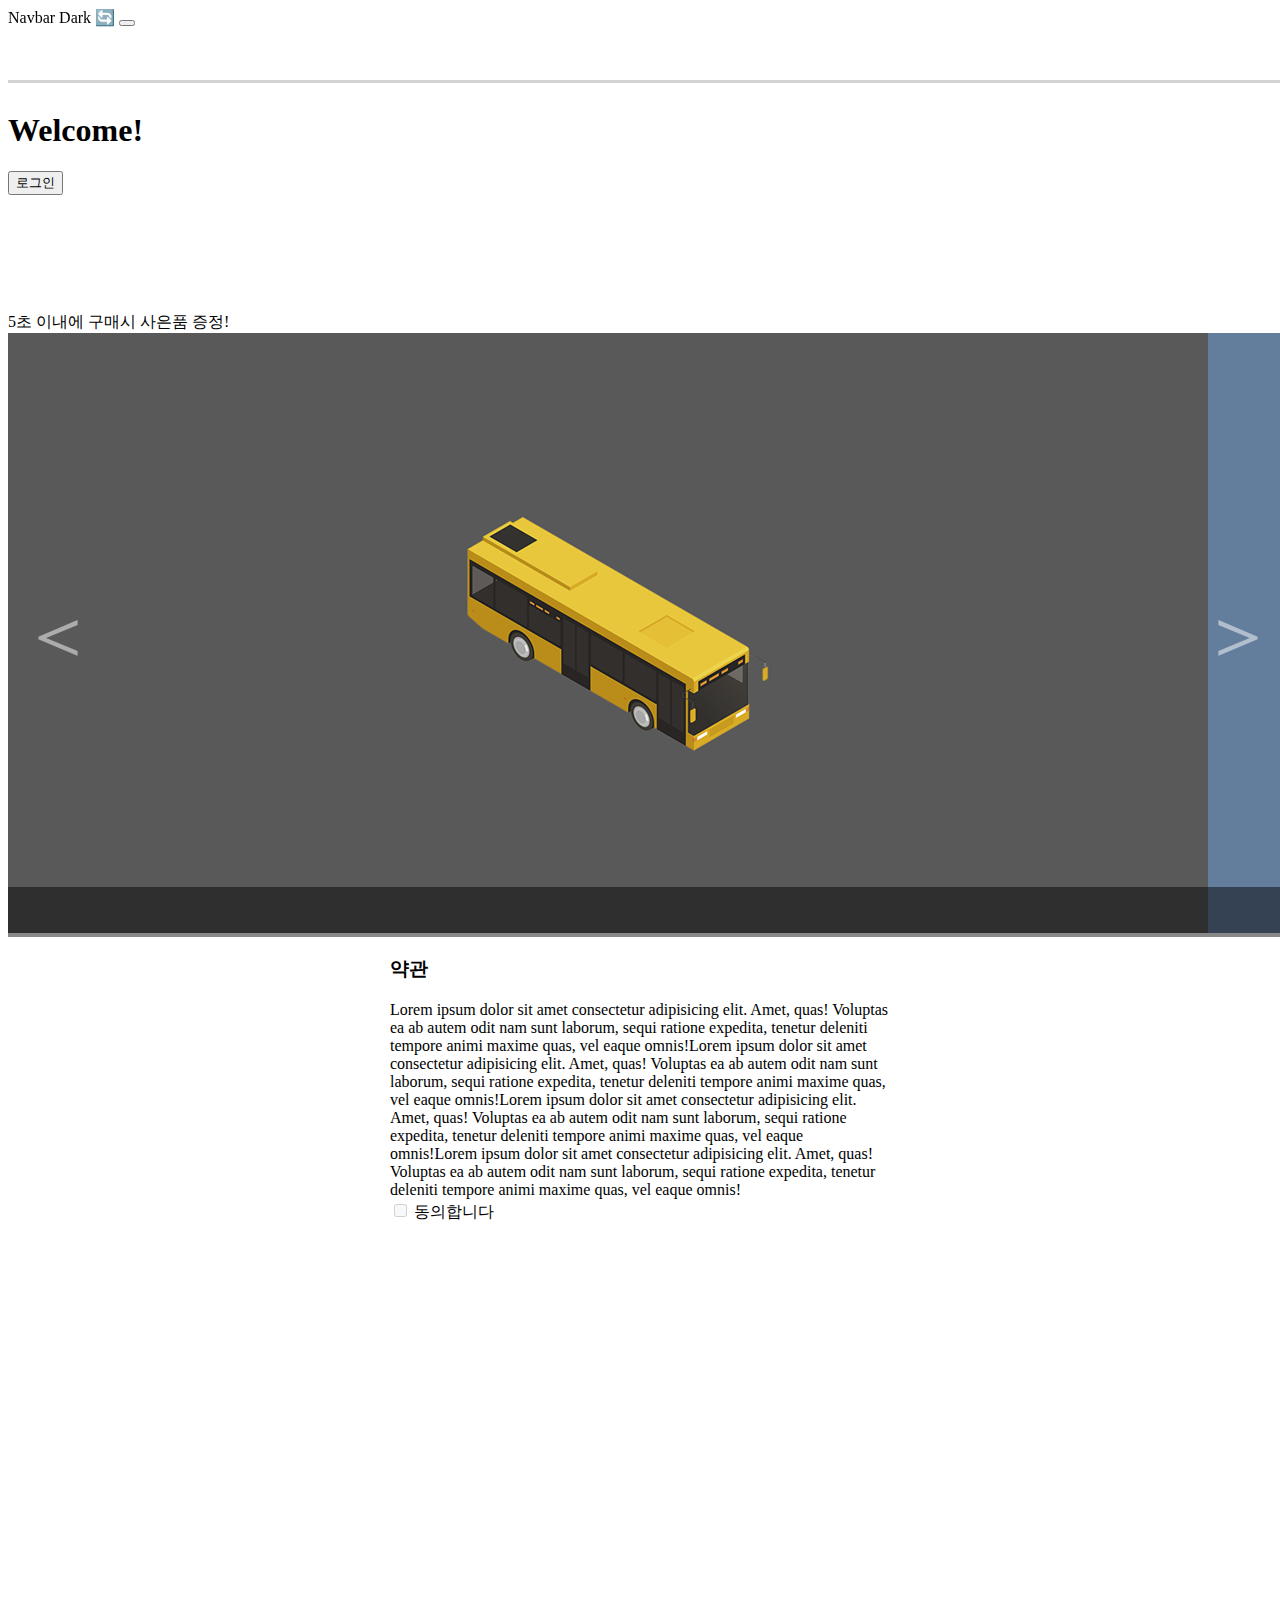
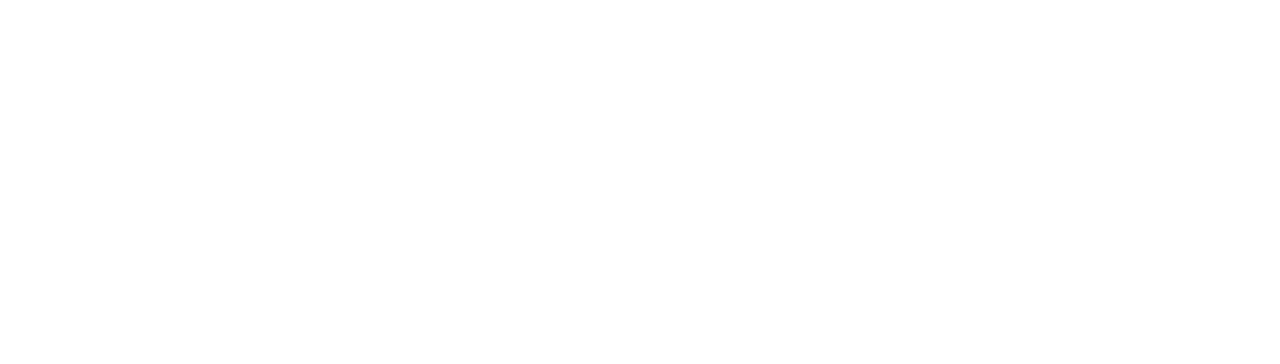
<file: practice/index.html>
<!DOCTYPE html>
<html>
  <head>
    <meta charset="utf-8" />
    <title>Document</title>
    <!-- Bootstrap -->
    <link
      href="https://cdn.jsdelivr.net/npm/bootstrap@5.3.0/dist/css/bootstrap.min.css"
      rel="stylesheet"
      integrity="sha384-9ndCyUaIbzAi2FUVXJi0CjmCapSmO7SnpJef0486qhLnuZ2cdeRhO02iuK6FUUVM"
      crossorigin="anonymous"
    />
    <link href="./styles/main.css" rel="stylesheet" />

    <!-- JQuery -->
    <script
      src="https://code.jquery.com/jquery-3.7.0.min.js"
      integrity="sha256-2Pmvv0kuTBOenSvLm6bvfBSSHrUJ+3A7x6P5Ebd07/g="
      crossorigin="anonymous"
    ></script>
  </head>
  <body>
    <div id="modal" class="black-bg">
      <div class="white-bg">
        <h4>로그인</h4>

        <form action="success.html">
          <div class="my-3">
            <input name="email" type="text" class="form-control" />
          </div>
          <div class="my-3">
            <input name="pw" type="password" class="form-control" />
          </div>
          <div class="row">
            <div class="col"></div>

            <div class="col-auto">
              <button type="submit" class="btn btn-primary" id="submit">
                로그인
              </button>
              <button type="button" class="btn btn-danger" id="close">
                닫기
              </button>
            </div>
          </div>
        </form>
      </div>
    </div>

    <nav class="navbar bg-light">
      <div class="container min-vw-100">
        <span class="navbar-brand">Navbar</span>
        <span class="badge bg-dark" style="cursor: pointer; user-select: none">
          Dark 🔄
        </span>
        <button class="navbar-toggler" type="button">
          <span class="navbar-toggler-icon"></span>
        </button>
      </div>
    </nav>
    <progress class="scroll-progress"></progress>

    <ul class="list-group">
      <li class="list-group-item">An item</li>
      <li class="list-group-item">A second item</li>
      <li class="list-group-item">A third item</li>
      <li class="list-group-item">A fourth item</li>
      <li class="list-group-item">And a fifth one</li>
    </ul>

    <main>
      <div class="w-100 p-5 bg-dark-subtle" style="height: 200px">
        <h1>Welcome!</h1>
        <button id="open-modal" class="btn btn-primary">로그인</button>
      </div>

      <div id="alert" class="alert alert-danger">
        5초 이내에 구매시 사은품 증정!
      </div>

      <div class="carousel">
        <div class="carousel-inner">
          <div class="item">
            <img src="./resources/car1.png" draggable="false" />
          </div>
          <div class="item">
            <img src="./resources/car2.png" draggable="false" />
          </div>
          <div class="item">
            <img src="./resources/car3.png" draggable="false" />
          </div>
          <div class="item">
            <img src="./resources/car1.png" draggable="false" />
          </div>
          <div class="item">
            <img src="./resources/car2.png" draggable="false" />
          </div>
          <div class="item">
            <img src="./resources/car3.png" draggable="false" />
          </div>
        </div>
        <div class="carousel-prev">＜</div>
        <div class="carousel-next">＞</div>
        <div class="carousel-control"></div>
      </div>

      <div style="margin: auto; width: 500px; height: 1000px">
        <h3 class="text-center">약관</h3>
        <div id="rule" style="height: 200px; overflow: auto">
          Lorem ipsum dolor sit amet consectetur adipisicing elit. Amet, quas!
          Voluptas ea ab autem odit nam sunt laborum, sequi ratione expedita,
          tenetur deleniti tempore animi maxime quas, vel eaque omnis!Lorem
          ipsum dolor sit amet consectetur adipisicing elit. Amet, quas!
          Voluptas ea ab autem odit nam sunt laborum, sequi ratione expedita,
          tenetur deleniti tempore animi maxime quas, vel eaque omnis!Lorem
          ipsum dolor sit amet consectetur adipisicing elit. Amet, quas!
          Voluptas ea ab autem odit nam sunt laborum, sequi ratione expedita,
          tenetur deleniti tempore animi maxime quas, vel eaque omnis!Lorem
          ipsum dolor sit amet consectetur adipisicing elit. Amet, quas!
          Voluptas ea ab autem odit nam sunt laborum, sequi ratione expedita,
          tenetur deleniti tempore animi maxime quas, vel eaque omnis!
        </div>
        <input id="consent" type="checkbox" disabled />
        <label for="consent">동의합니다</label>
      </div>
    </main>

    <script>
      $(".navbar-brand").html("Navigation bar");
      //JQuery is applied to all elements selected by the selector
      $(".list-group-item").css("backgroundColor", "#fcfcfc");

      $(".navbar-toggler").on("click", () => {
        $(".list-group").toggleClass("list-expanded");
      });

      $(".badge").on("click", function () {
        this.darkMode = !(this.darkMode ?? false);
        $(".badge").text((this.darkMode ? "Light" : "Dark") + " 🔄");
      });

      $("#open-modal").on("click", () => $("#modal").addClass("show"));
      $("form").on("submit", (e) => {
        const email = $("input[name=email]").val(),
          pw = $("input[name=pw]").val();

        try {
          if (!email.length || !pw.length) throw "입력값이 없습니다.";

          if (!/\S+@\S+\.\S+/.test(email)) throw "이메일 형식이 필요합니다.";

          if (pw.length < 6) throw "비밀번호가 너무 짧습니다.";

          if (!/[A-Z]/.test(pw))
            throw "비밀번호에는 영어 대문자가 1글자 이상 포함되어야 합니다.";
        } catch (err) {
          alert(err);
          e.preventDefault();
        }
      });
      $("#close").on("click", closeModal);
      $(".black-bg").on("click", function (e) {
        e.stopPropagation();

        // e.currentTarget 대신 this도 가능.
        // 단, 콜백을 화살표 함수로 넘겨준 경우 안 됨(함수 자체의 this 없음)
        if (!$(e.target).is($(e.currentTarget))) return;

        closeModal();
      });

      function closeModal() {
        $("#modal").removeClass("show");
      }

      const interval = setInterval(function () {
        this.timeLeft = (this.timeLeft ?? 5) - 1;
        $("#alert").html(`${this.timeLeft}초 이내에 구매시 사은품 증정!`);
        if (this.timeLeft == 0) {
          $("#alert").hide();
          clearInterval(interval);
        }
      }, 1000);

      $(window).on("scroll", () => {
        if ($(window).scrollTop() > 20) $(".navbar").addClass("compact");
        else $(".navbar").removeClass("compact");

        $(".scroll-progress").prop(
          "value",
          document.documentElement.scrollTop /
            (document.documentElement.scrollHeight -
              document.documentElement.clientHeight)
        );
      });

      $("#rule").on("scroll", (e) => {
        const box = $("#rule");
        const threshold = (box.prop("scrollHeight") - box.height()) * 0.95;
        if (box.scrollTop() >= threshold) $("#consent").prop("disabled", false);
      });
    </script>
    <script src="./carousel.js"></script>
    <!-- Bootstrap -->
    <script
      src="https://cdn.jsdelivr.net/npm/bootstrap@5.3.0/dist/js/bootstrap.bundle.min.js"
      integrity="sha384-geWF76RCwLtnZ8qwWowPQNguL3RmwHVBC9FhGdlKrxdiJJigb/j/68SIy3Te4Bkz"
      crossorigin="anonymous"
    ></script>
  </body>
</html>
</file>
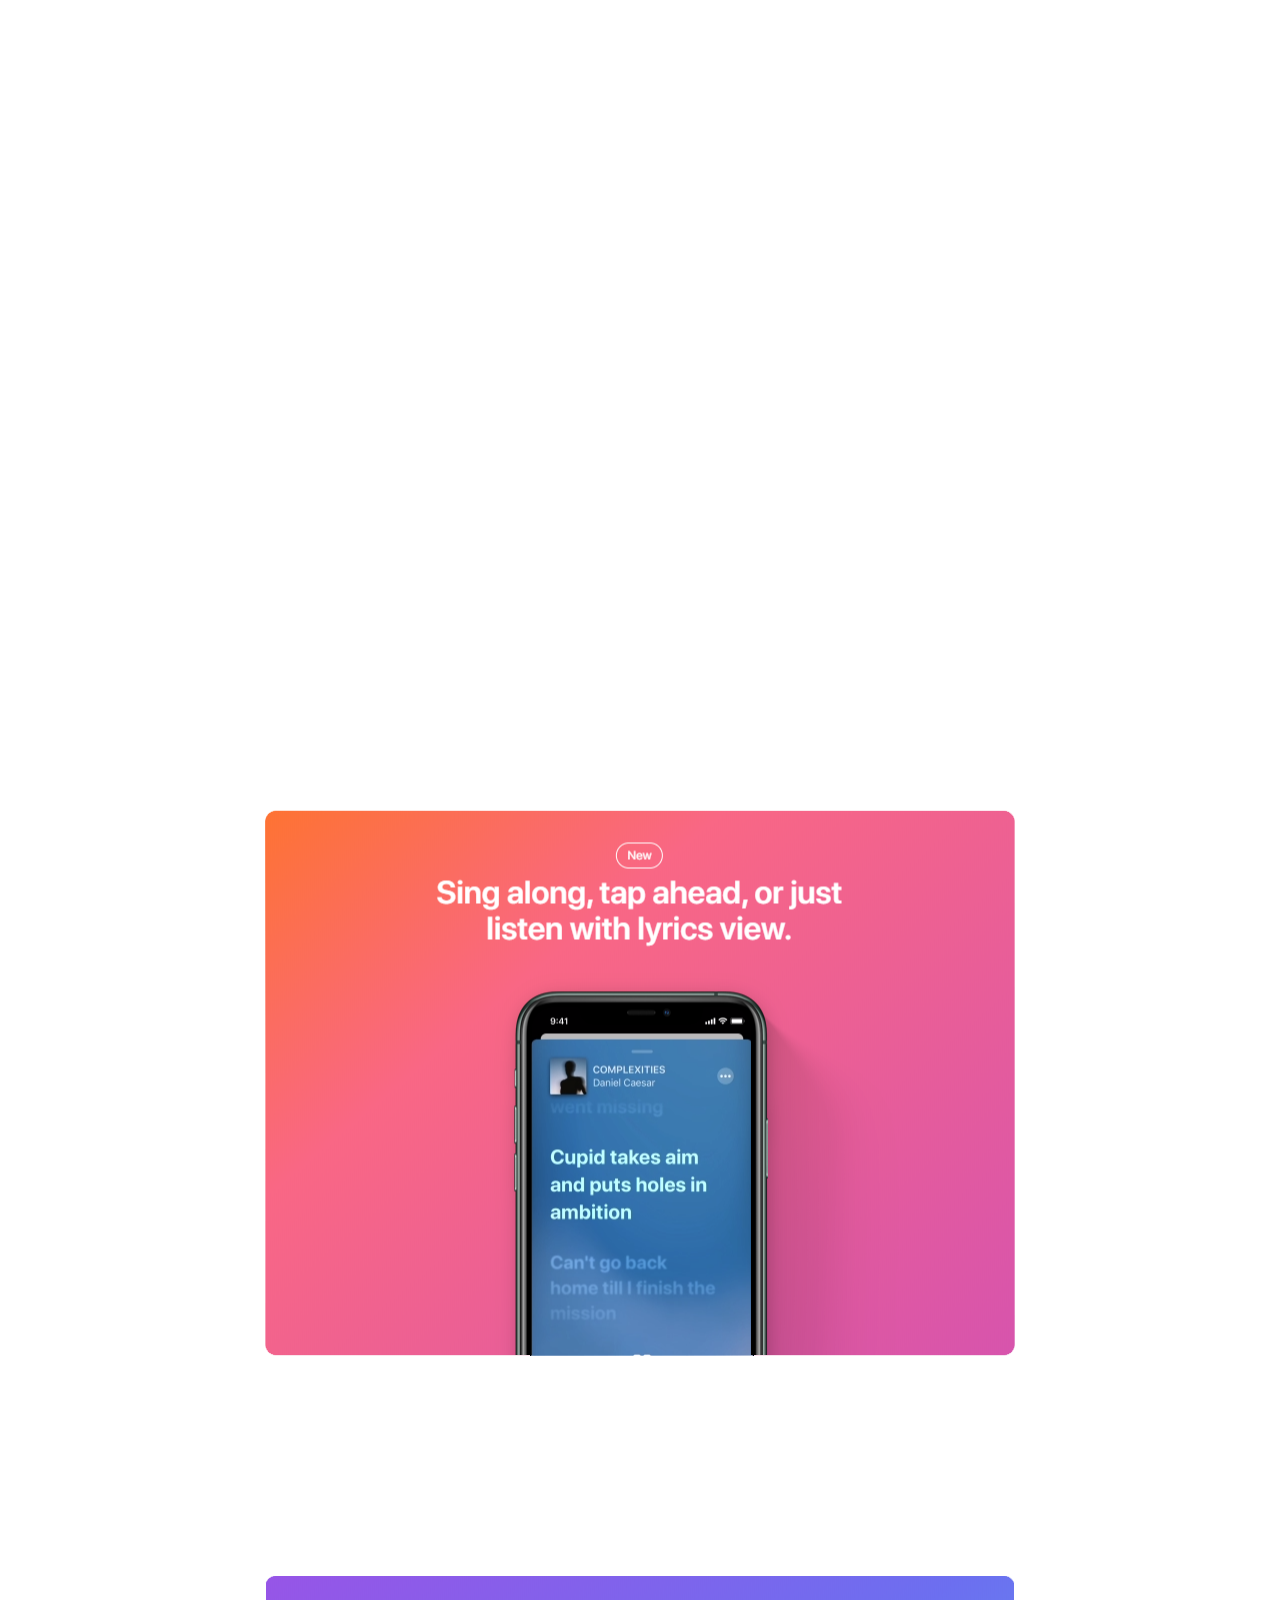
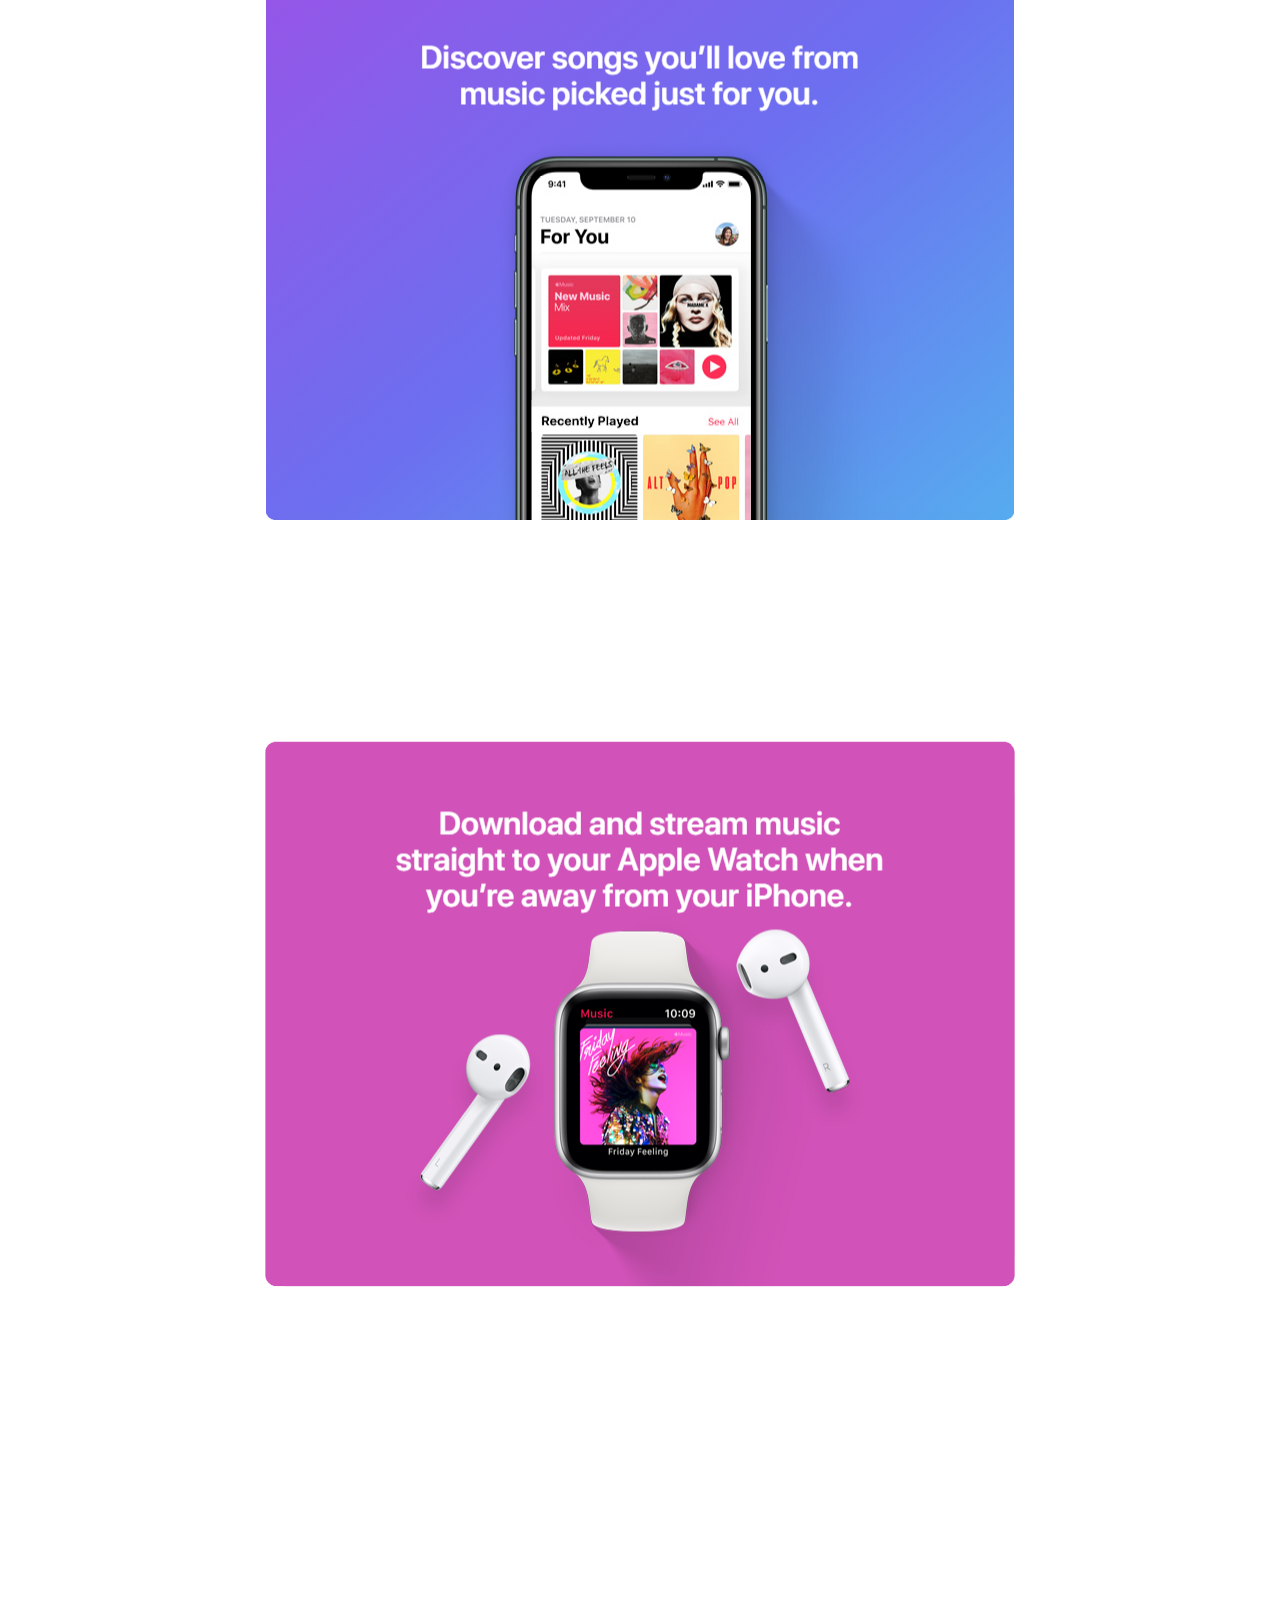
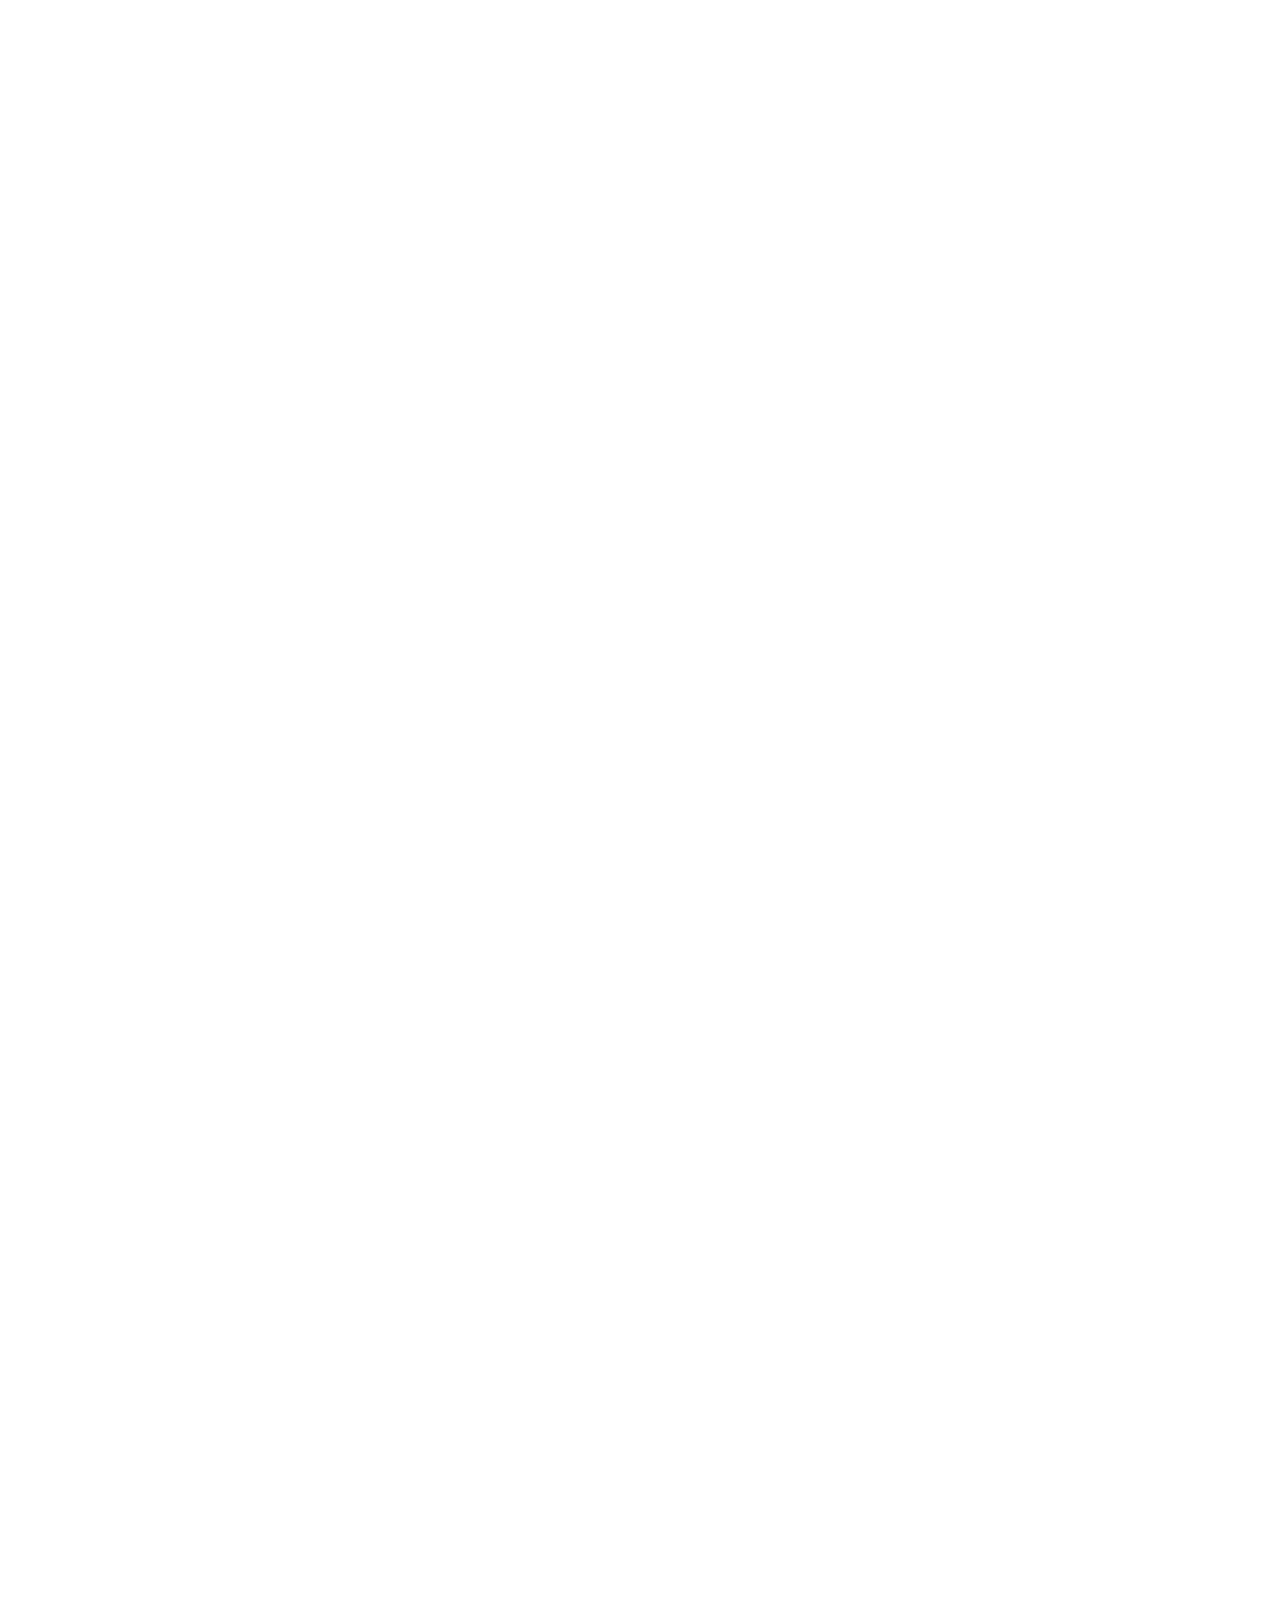
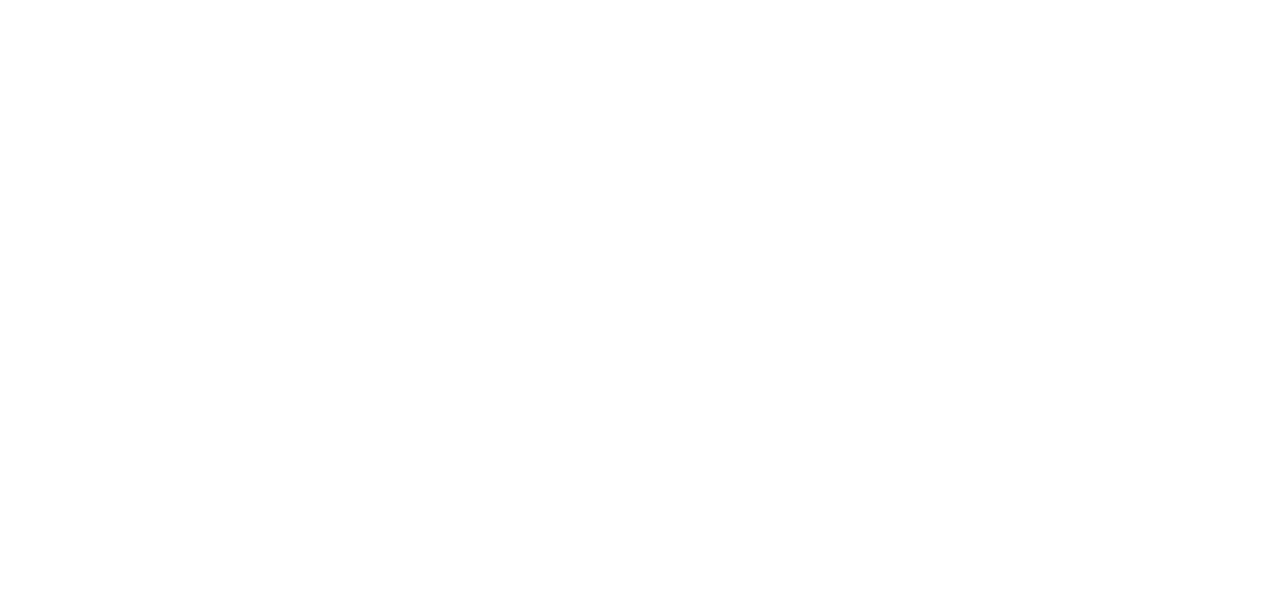
<file: practice_scrollAnimation/index.html>
<!DOCTYPE html>
<html>
  <head>
    <meta charset="utf-8" />
    <title>Document</title>

    <link href="./styles/main.css" rel="stylesheet" />
    <!-- JQuery -->
    <script
      src="https://code.jquery.com/jquery-3.7.0.min.js"
      integrity="sha256-2Pmvv0kuTBOenSvLm6bvfBSSHrUJ+3A7x6P5Ebd07/g="
      crossorigin="anonymous"
    ></script>
  </head>
  <body>
    <div class="card-background">
      <div class="card-box"><img src="./resources/card1.png" /></div>
      <div class="card-box"><img src="./resources/card2.png" /></div>
      <div class="card-box"><img src="./resources/card3.png" /></div>
    </div>

    <script>
      $(window).scroll(function () {
        console.log(this.scrollY);
        if (!this.cards) this.cards = $(".card-box");

        this.cards.each((i, card) => {
          if (i == 2) return;
          card.style.opacity =
            1 - animationProgress(i, card.clientHeight, this.scrollY);
          card.style.transform = `scale(${
            1 - 0.1 * animationProgress(i, card.clientHeight, this.scrollY, 0.6)
          })`;
        });
      });

      function animationProgress(index, boxHeight, scroll, _overlap) {
        const startPoint = 400;
        const margin = 400;
        const overlap = _overlap ?? 0.3;

        let progress =
          (scroll -
            startPoint -
            (1 + 2 * index) * margin -
            boxHeight * overlap) /
          (boxHeight * (1 - overlap));

        if (progress > 1) progress = 1;
        if (progress < 0) progress = 0;

        return progress;
      }
    </script>
  </body>
</html>
</file>
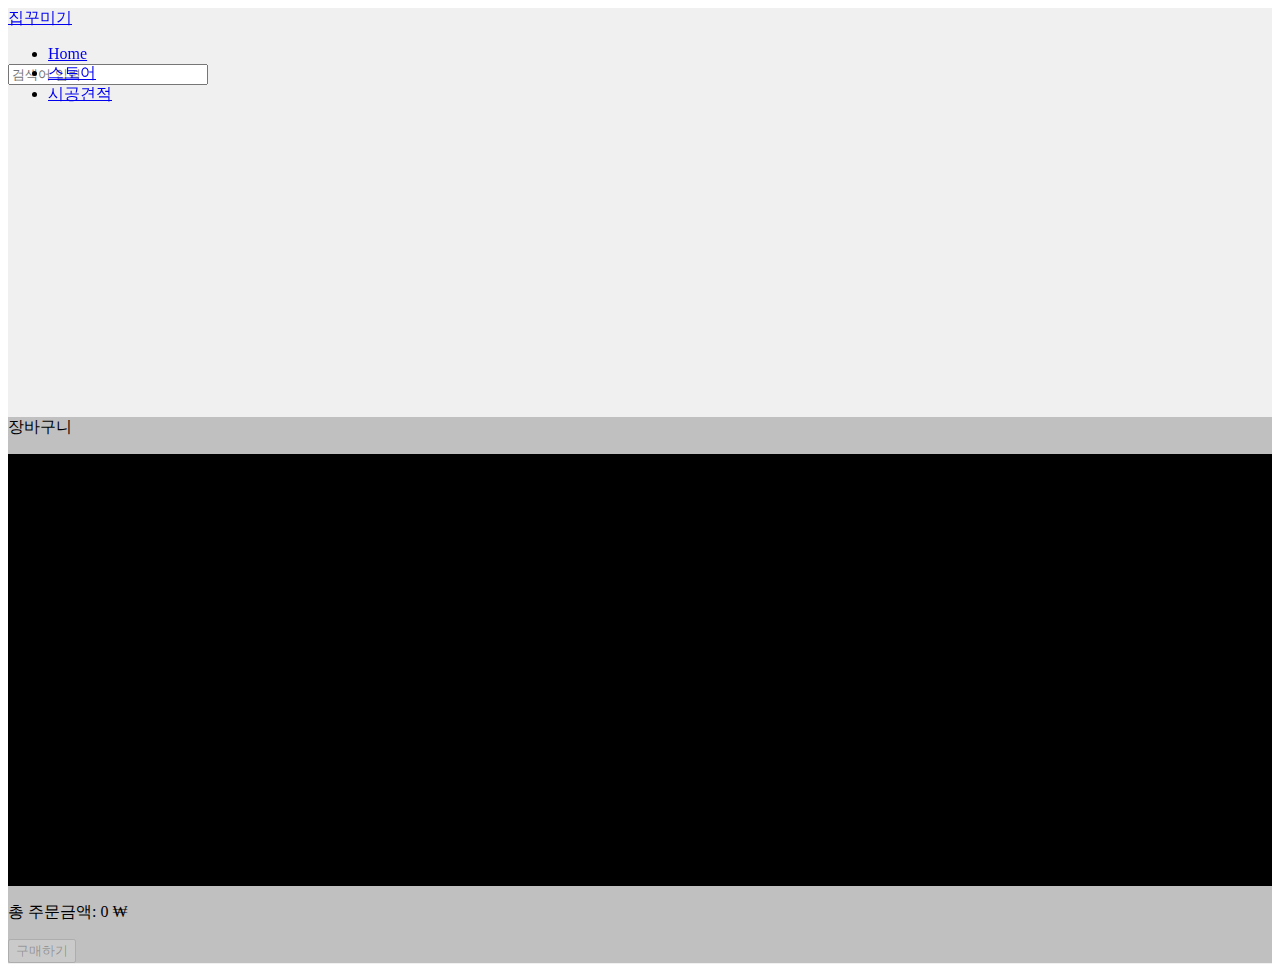
<file: webdev_competition/index.html>
<!DOCTYPE html>
<html>
  <head>
    <meta charset="utf-8" />
    <title>Document</title>
    <!-- Bootstrap -->
    <link
      href="https://cdn.jsdelivr.net/npm/bootstrap@5.3.0/dist/css/bootstrap.min.css"
      rel="stylesheet"
      integrity="sha384-9ndCyUaIbzAi2FUVXJi0CjmCapSmO7SnpJef0486qhLnuZ2cdeRhO02iuK6FUUVM"
      crossorigin="anonymous"
    />
    <link href="./styles/main.css" rel="stylesheet" />

    <!-- JQuery -->
    <script
      src="https://code.jquery.com/jquery-3.7.0.min.js"
      integrity="sha256-2Pmvv0kuTBOenSvLm6bvfBSSHrUJ+3A7x6P5Ebd07/g="
      crossorigin="anonymous"
    ></script>
  </head>
  <body>
    <div class="navbar navbar-expand bg-dark navbar-dark">
      <div class="container min-vw-100">
        <a class="navbar-brand" href="./">집꾸미기</a>
        <div class="navbar-collapse" id="navbarSupportedContent">
          <ul class="navbar-nav mr-auto">
            <li class="nav-item">
              <a href="#" class="nav-link active">Home</a>
            </li>
            <li class="nav-item"><a href="#" class="nav-link">스토어</a></li>
            <li class="nav-item"><a href="#" class="nav-link">시공견적</a></li>
          </ul>
        </div>
      </div>
    </div>

    <div id="modal" class="modal-scrim">
      <div class="modal-card">
        <form id="form-customer-info">
          <div class="my-3">
            <label for="form-input-name" class="p-0">성함</label>
            <input id="form-input-name" type="text" class="form-control" />
          </div>
          <div class="my-3">
            <label for="form-input-contact" class="p-0">연락처</label>
            <input id="form-input-contact" type="text" class="form-control" />
          </div>

          <div class="row">
            <div class="col-auto ps-0">
              <button type="submit" class="btn btn-dark">구매 확인</button>
            </div>
            <div class="col-auto ps-0">
              <button
                type="reset"
                class="btn btn-dark"
                onclick="closeModal('modal')"
              >
                닫기
              </button>
            </div>
          </div>
        </form>
      </div>
    </div>

    <div id="receipt" class="modal-scrim">
      <div class="card modal-card p-0">
        <div class="card-header d-flex">
          <div class="flex-grow-1"></div>
          <button class="btn close-btn" onclick="closeModal('receipt')">
            X
          </button>
        </div>
        <div class="card-body p-2">
          <canvas id="receipt-content" width="600"></canvas>
        </div>
      </div>
    </div>

    <main>
      <div class="container min-vw-100 p-3">
        <input
          id="input-search-keyword"
          class="form-control"
          type="text"
          placeholder="검색어 입력"
        />

        <div id="view-item-list" class="row justify-content-start g-3">
          <p class="position-absolute text-center top-50 ph">
            조건에 맞는 상품이 없습니다
          </p>
          <div id="card-item-info" class="col-auto template">
            <div class="card p-3" draggable="true">
              <div id="item-info-image" class="card-img mb-3"></div>
              <p id="item-info-title" class="card-title fw-bold mb-0">
                상품 이름
              </p>
              <p
                id="item-info-brand"
                class="card-text text-black-50 text-small mb-1"
              >
                브랜드
              </p>
              <p class="card-text mb-2"><span id="item-info-price"></span> ₩</p>
              <button class="btn btn-dark" data-id="#">담기</button>
            </div>
          </div>
        </div>

        <div class="row">
          <div class="container px-3">
            <p class="fw-bold mt-4 fs-5">장바구니</p>

            <div
              id="view-cart"
              class="row black-bg text-white align-items-center justify-content-center g-3"
            >
              <p class="position-absolute text-center top-50 ph">
                여기로 드래그
              </p>

              <div id="card-cart-item" class="col-auto template">
                <div class="card p-3 text-center">
                  <div id="item-info-image" class="card-img mb-3"></div>
                  <p id="item-info-title" class="card-title fw-bold mb-0">
                    식기세척기
                  </p>
                  <p
                    id="item-info-brand"
                    class="card-text text-black-50 text-small mb-2"
                  >
                    브랜드
                  </p>
                  <p class="card-text mb-2">
                    <span id="item-info-price"></span> ₩
                  </p>
                  <input type="text" class="form-control text-center" />
                </div>
              </div>
            </div>

            <div class="row text-center">
              <p class="fw-bold fs-5">
                총 주문금액: <span id="view-total-price">0</span> ₩
              </p>
            </div>

            <div class="row justify-content-center">
              <div class="col-4">
                <button id="btn-purchase" class="btn btn-dark w-100" disabled>
                  구매하기
                </button>
              </div>
            </div>
          </div>
        </div>
      </div>
    </main>
    <script>
      const modal = $("#modal");
      const searchBar = $("#input-search-keyword");
      const listView = $("#view-item-list");
      const cartView = $("#view-cart");
      const totalPriceView = $("#view-total-price");
      const purchaseBtn = $("#btn-purchase");
      const listItemTemplate = $("#card-item-info.template");
      const cartItemTemplate = $("#card-cart-item.template");

      let items = [];
      let filtered = null;
      let cart = [];

      $.get("./resources/store.json").done((data) => {
        items.push(...data.products);
        updateList();
        updateReceipt();
      });

      modal.click(() => closeModal("modal"));
      $(".modal-card").click((e) => e.stopPropagation());
      modal.find('button[type="submit"]').click((e) => {
        e.preventDefault();

        if (!$("#form-input-name").val() || !$("#form-input-contact").val())
          return alert("구매자 정보를 모두 입력해주세요");

        closeModal("modal");
        updateReceipt();
        openModal("receipt");
      });

      searchBar.on("change", (e) => filter(e.currentTarget.value));

      cartView.on("dragover", (e) => {
        e.originalEvent.preventDefault();
      });
      cartView.on("drop", (e) => {
        addCart(e.originalEvent.dataTransfer.getData("idx"));
      });

      purchaseBtn.click(() => openModal("modal"));

      function filter(keyword) {
        if (keyword)
          filtered = items.filter((item) => item.title.includes(keyword));
        else filtered = null;
        updateList();
      }

      function updateList() {
        listView.children("div").remove();

        (filtered || items).forEach((item) => {
          const newItem = initItem(listItemTemplate.clone(), item);

          newItem
            .find("button")
            .attr("data-id", item.id)
            .click(() => {
              addCart(item.id);
            });
          newItem.on("dragstart", (e) =>
            e.originalEvent.dataTransfer.setData("idx", item.id)
          );

          if (filtered) {
            newItem
              .find("#item-info-title")
              .html(
                item.title.replaceAll(
                  searchBar.val(),
                  `<span style="background-color: yellow">${searchBar.val()}</span>`
                )
              );
          }

          listView.append(newItem);
        });
      }

      function addCart(id) {
        let cartItem = cart.find((item) => item.id == id);

        if (cartItem) {
          cartItem.count++;
          $(`#card-cart-item[data-id="${id}"] input`).prop(
            "value",
            cartItem.count
          );
        } else {
          const item = items.find((item) => item.id == id);
          cartItem = {
            id: id,
            title: item.title,
            price: item.price,
            count: 1,
          };
          cart.push(cartItem);

          const newItem = initItem(cartItemTemplate.clone(), id);
          newItem.attr("data-id", id);

          newItem
            .find("input")
            .prop("value", cartItem.count)
            .change((e) => {
              cartItem.count = parseInt(e.currentTarget.value) || 1;
              e.currentTarget.value = cartItem.count;
              updateTotalPrice();
            });

          cartView.append(newItem);
        }
        updateTotalPrice();
      }

      function initItem(elem, data) {
        if (typeof data != "object")
          data = items.find((item) => item.id == data);

        elem.removeClass("template");
        elem
          .find("#item-info-image")
          .css("background-image", `url("./resources/${data.photo}")`);
        elem.find("#item-info-title").html(data.title);
        elem.find("#item-info-brand").html(data.brand);
        elem.find("#item-info-price").html(data.price.toLocaleString());
        return elem;
      }

      function updateTotalPrice() {
        const totalPrice = cart.reduce(
          (accum, item) => accum + item.price * item.count,
          0
        );

        totalPriceView.html(totalPrice.toLocaleString());

        purchaseBtn.prop("disabled", !totalPrice);
      }

      function openModal(id) {
        $(`#${id}`).addClass("show");
      }

      function closeModal(id) {
        if (id == "modal") $("#form-customer-info")[0].reset();
        $(`#${id}`).removeClass("show");
      }

      function updateReceipt() {
        const canvas = $("#receipt-content")[0];
        const ctx = canvas.getContext("2d");
        let y = 30;

        canvas.height = 200 + cart.length * 30;
        console.log(canvas.height);

        ctx.font = "30px dotum bold";
        ctx.fillText("영수증", 10, y);
        y += 25;

        ctx.font = "16px dotum";
        ctx.fillText(
          new Date().toLocaleString(undefined, {
            hour12: false,
            dateStyle: "long",
            timeStyle: "medium",
          }),
          15,
          y
        );
        y += 40;

        ctx.lineWidth = 1;
        ctx.setLineDash([5]);
        ctx.beginPath();
        ctx.moveTo(10, y);
        ctx.lineTo(590, y);
        ctx.stroke();
        y += 27;

        ctx.font = "20px dotum";
        ctx.textAlign = "center";
        ctx.fillText("상품명", 100, y);
        ctx.fillText("단가", 345, y);
        ctx.fillText("수량", 430, y);
        ctx.fillText("금액", 540, y);
        y += 13;

        ctx.beginPath();
        ctx.moveTo(10, y);
        ctx.lineTo(590, y);
        ctx.stroke();
        y += 30;

        cart.forEach((item) => {
          ctx.textAlign = "start";
          ctx.fillText(item.title, 20, y);
          ctx.textAlign = "end";
          ctx.fillText(item.price.toLocaleString(), 380, y);
          ctx.textAlign = "center";
          ctx.fillText(item.count, 430, y);
          ctx.textAlign = "end";
          ctx.fillText((item.price * item.count).toLocaleString(), 580, y);
          y += 30;
        });

        y -= 15;

        ctx.beginPath();
        ctx.moveTo(10, y);
        ctx.lineTo(590, y);
        ctx.stroke();

        y += 30;

        ctx.textAlign = "start";
        ctx.fillText("합계", 20, y);
        ctx.textAlign = "end";
        ctx.fillText(
          `${cart
            .reduce((accum, item) => accum + item.price * item.count, 0)
            .toLocaleString()} ₩`,
          580,
          y
        );
        y += 10;

        ctx.beginPath();
        ctx.moveTo(10, y);
        ctx.lineTo(590, y);
        ctx.stroke();
      }
      con;
    </script>
    <!-- Bootstrap -->
    <script
      src="https://cdn.jsdelivr.net/npm/bootstrap@5.3.0/dist/js/bootstrap.bundle.min.js"
      integrity="sha384-geWF76RCwLtnZ8qwWowPQNguL3RmwHVBC9FhGdlKrxdiJJigb/j/68SIy3Te4Bkz"
      crossorigin="anonymous"
    ></script>
  </body>
</html>
</file>
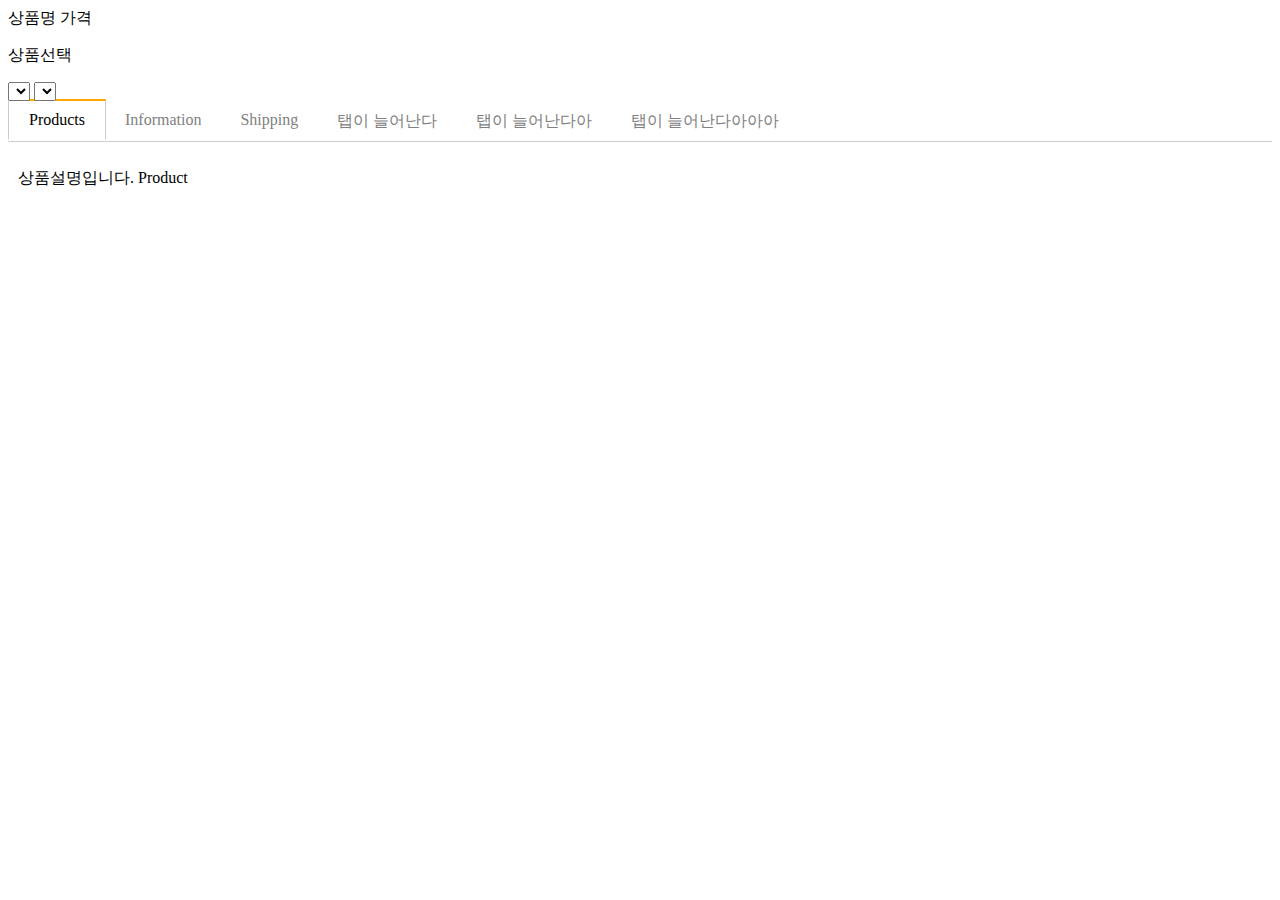
<file: practice/detail.html>
<!DOCTYPE html>
<html>
  <head>
    <meta charset="utf-8" />
    <title>Document</title>
    <!-- Bootstrap -->
    <link
      href="https://cdn.jsdelivr.net/npm/bootstrap@5.3.0/dist/css/bootstrap.min.css"
      rel="stylesheet"
      integrity="sha384-9ndCyUaIbzAi2FUVXJi0CjmCapSmO7SnpJef0486qhLnuZ2cdeRhO02iuK6FUUVM"
      crossorigin="anonymous"
    />
    <link href="./styles/detail.css" rel="stylesheet" />

    <!-- JQuery -->
    <script
      src="https://code.jquery.com/jquery-3.7.0.min.js"
      integrity="sha256-2Pmvv0kuTBOenSvLm6bvfBSSHrUJ+3A7x6P5Ebd07/g="
      crossorigin="anonymous"
    ></script>
  </head>
  <body>
    <div class="container mt-3">
      <div class="card p-3">
        <span id="product-name">상품명</span>
        <span id="product-price">가격</span>
      </div>
    </div>

    <form class="container my-5 form-group">
      <p>상품선택</p>
      <select class="form-select mt-2"></select>
      <select class="form-select mt-2"></select>
    </form>

    <div class="container mt-5">
      <ul class="list">
        <li class="tab-button orange" data-id="0">Products</li>
        <li class="tab-button" data-id="1">Information</li>
        <li class="tab-button" data-id="2">Shipping</li>
        <li class="tab-button" data-id="3">탭이 늘어난다</li>
        <li class="tab-button" data-id="4">탭이 늘어난다아</li>
        <li class="tab-button" data-id="5">탭이 늘어난다아아아</li>
      </ul>
      <div class="tab-content show">
        <p>상품설명입니다. Product</p>
      </div>
      <div class="tab-content">
        <p>스펙설명입니다. Information</p>
      </div>
      <div class="tab-content">
        <p>배송정보입니다. Shipping</p>
      </div>
      <div class="tab-content">
        <p>늘어난다</p>
      </div>
      <div class="tab-content">
        <p>늘어난다아</p>
      </div>
      <div class="tab-content">
        <p>늘어난다아아아</p>
      </div>
    </div>
    <script src="./form.js"></script>
    <script src="./tab.js"></script>
    <!-- Bootstrap -->
    <script
      src="https://cdn.jsdelivr.net/npm/bootstrap@5.3.0/dist/js/bootstrap.bundle.min.js"
      integrity="sha384-geWF76RCwLtnZ8qwWowPQNguL3RmwHVBC9FhGdlKrxdiJJigb/j/68SIy3Te4Bkz"
      crossorigin="anonymous"
    ></script>
  </body>
</html>
</file>
<file: practice/styles/main.css>
.black-bg {
  width: 100%;
  height: 100%;
  position: fixed;
  background: rgba(0, 0, 0, 0.5);
  z-index: 5;
  padding: 30px;

  visibility: hidden;
  opacity: 0;
  transition: all 0.1s;
}
.white-bg {
  position: absolute;
  width: 30rem;

  background: white;
  border-radius: 5px;
  padding: 30px;

  top: 50%;
  left: 0;
  right: 0;
  margin: auto;
  transform: translateY(-50%);
}
.show {
  visibility: visible;
  opacity: 1;
}

.navbar {
  position: fixed;
  box-sizing: border-box;
  width: 100%;
  height: 80px;
  z-index: 1;
  transition: height 0.25s;
}

.navbar.compact {
  height: 60px;
}

span.navbar-brand {
  transition: font-size 0.25s;
}

.navbar.compact span.navbar-brand {
  font-size: 1em;
}

.navbar.compact + .scroll-progress {
  top: 60px;
}

.navbar.compact ~ main {
  padding-top: 63px;
}

main {
  padding-top: 83px;
  transition: padding 0.25s;
}

.scroll-progress {
  position: fixed;
  top: 80px;
  width: 100%;
  height: 3px;
  border: none;
  z-index: 1;
  transition: top 0.25s;
}

progress.scroll-progress::-webkit-progress-bar {
  background-color: lightgray;
}

progress.scroll-progress::-webkit-progress-value {
  background-color: #4163ff;
}

nav.navbar.compact ~ .list-group {
  margin-top: 60px;
}

.list-group {
  position: fixed;
  width: 100%;
  height: 0px;
  margin-top: 80px;
  border-radius: 0;
  overflow: hidden;
  transition: all 0.25s;
  z-index: 1;
}

.list-expanded {
  height: 206px;
}

.carousel {
  position: relative;
  overflow: hidden;
  width: 100vw;
}

.carousel > div.carousel-inner {
  display: flex;
  overflow: visible;
  transition: transform 0.25s;
}

.carousel > div.carousel-inner > div.item {
  width: 100vw;
}

.carousel > div.carousel-control {
  position: absolute;
  bottom: 0;
  display: flex;
  justify-content: center;
  align-items: center;
  background-color: #0007;
  width: 100%;
  height: 50px;
  gap: 1em;
}

.carousel > div.carousel-control > button {
  width: 15px;
  height: 15px;
  border: none;
  border-radius: 50%;
  box-sizing: border-box;
  background-color: white;
  transition: all 0.1s;
}

.carousel > div.carousel-control > button:hover:not(.active) {
  box-shadow: 0 0 3px 2px lightgray;
}

.carousel > div.carousel-control > button.active {
  background-color: #aaa;
  cursor: default;
}

.carousel-prev,
.carousel-next {
  position: absolute;
  top: 0;
  width: 100px;
  height: 100%;
  display: flex;
  flex-direction: column;
  align-items: center;
  justify-content: center;
  color: white;
  font-size: 5em;
  user-select: none;
  cursor: pointer;
  opacity: 50%;
}

.carousel-prev {
  left: 0;
}

.carousel-next {
  right: 0;
}
</file>
<file: practice_scrollAnimation/styles/main.css>
.card-background {
  height: 3000px;
  margin-top: 800px;
  margin-bottom: 1600px;
}

.card-box {
  position: sticky;
  top: 200px;
  margin-top: 200px;
}
.card-box img {
  display: block;
  margin: auto;
  max-width: 80%;
}
</file>
<file: webdev_competition/styles/main.css>
.navbar {
  position: fixed;
  z-index: 1;
}

.modal-scrim {
  width: 100%;
  height: 100%;
  position: fixed;
  background: rgba(0, 0, 0, 0.5);
  z-index: 5;
  padding: 30px;

  visibility: hidden;
  opacity: 0;
  transition: all 0.1s;
}
.modal-card {
  position: absolute;
  width: 30rem;

  background: white;
  border-radius: 5px;
  padding: 15px;

  top: 50%;
  left: 0;
  right: 0;
  margin: auto;
  transform: translateY(-50%);
}

.show {
  visibility: visible;
  opacity: 1;
}

#receipt .card-body {
  max-height: 40dvh;
  overflow: scroll;
}

.card-body canvas {
  width: 100%;
}

main {
  padding-top: 56px;
  height: 100dvh;
  overflow: auto;
  background-color: #f0f0f0;
}

#input-search-keyword {
  width: 15dvw;
}

.row {
  margin: 1em 0 1em 0;
}

#view-item-list {
  position: relative;
  min-height: 300px;
}

#view-item-list:has(div:not(.template)) .ph {
  display: none;
}

.card:has(.card-img) {
  min-width: 150px;
  width: 10dvw;
}

.card:has(.card-img) p {
  display: block;
  overflow: hidden;
  white-space: nowrap;
  text-overflow: ellipsis;
}

.card-img {
  width: 100%;
  aspect-ratio: 1;
  background-size: cover;
  background-position: center;
}

p {
  margin-bottom: 0;
}

.text-small {
  font-size: 0.9em;
}

div:has(> #view-cart) {
  background-color: #c0c0c0;
}

#view-cart {
  position: relative;
  background-color: black;
  width: 100%;
  min-height: 400px;
  margin: inherit 0 inherit;
  padding: 1em;
}

#view-cart:has(div:not(.template)) .ph {
  display: none;
}

.template {
  display: none;
}
</file>
<file: practice/styles/detail.css>
ul.list {
  list-style-type: none;
  margin: 0;
  padding: 0;
  border-bottom: 1px solid #ccc;
}
ul.list::after {
  content: "";
  display: block;
  clear: both;
}
.tab-button {
  display: block;
  padding: 10px 20px 10px 20px;
  float: left;
  margin-right: -1px;
  margin-bottom: -1px;
  color: grey;
  text-decoration: none;
  cursor: pointer;
}
.orange {
  border-top: 2px solid orange;
  border-right: 1px solid #ccc;
  border-bottom: 1px solid white;
  border-left: 1px solid #ccc;
  color: black;
  margin-top: -2px;
}
.tab-content {
  display: none;
  padding: 10px;
}
.show {
  display: block;
}
</file>
